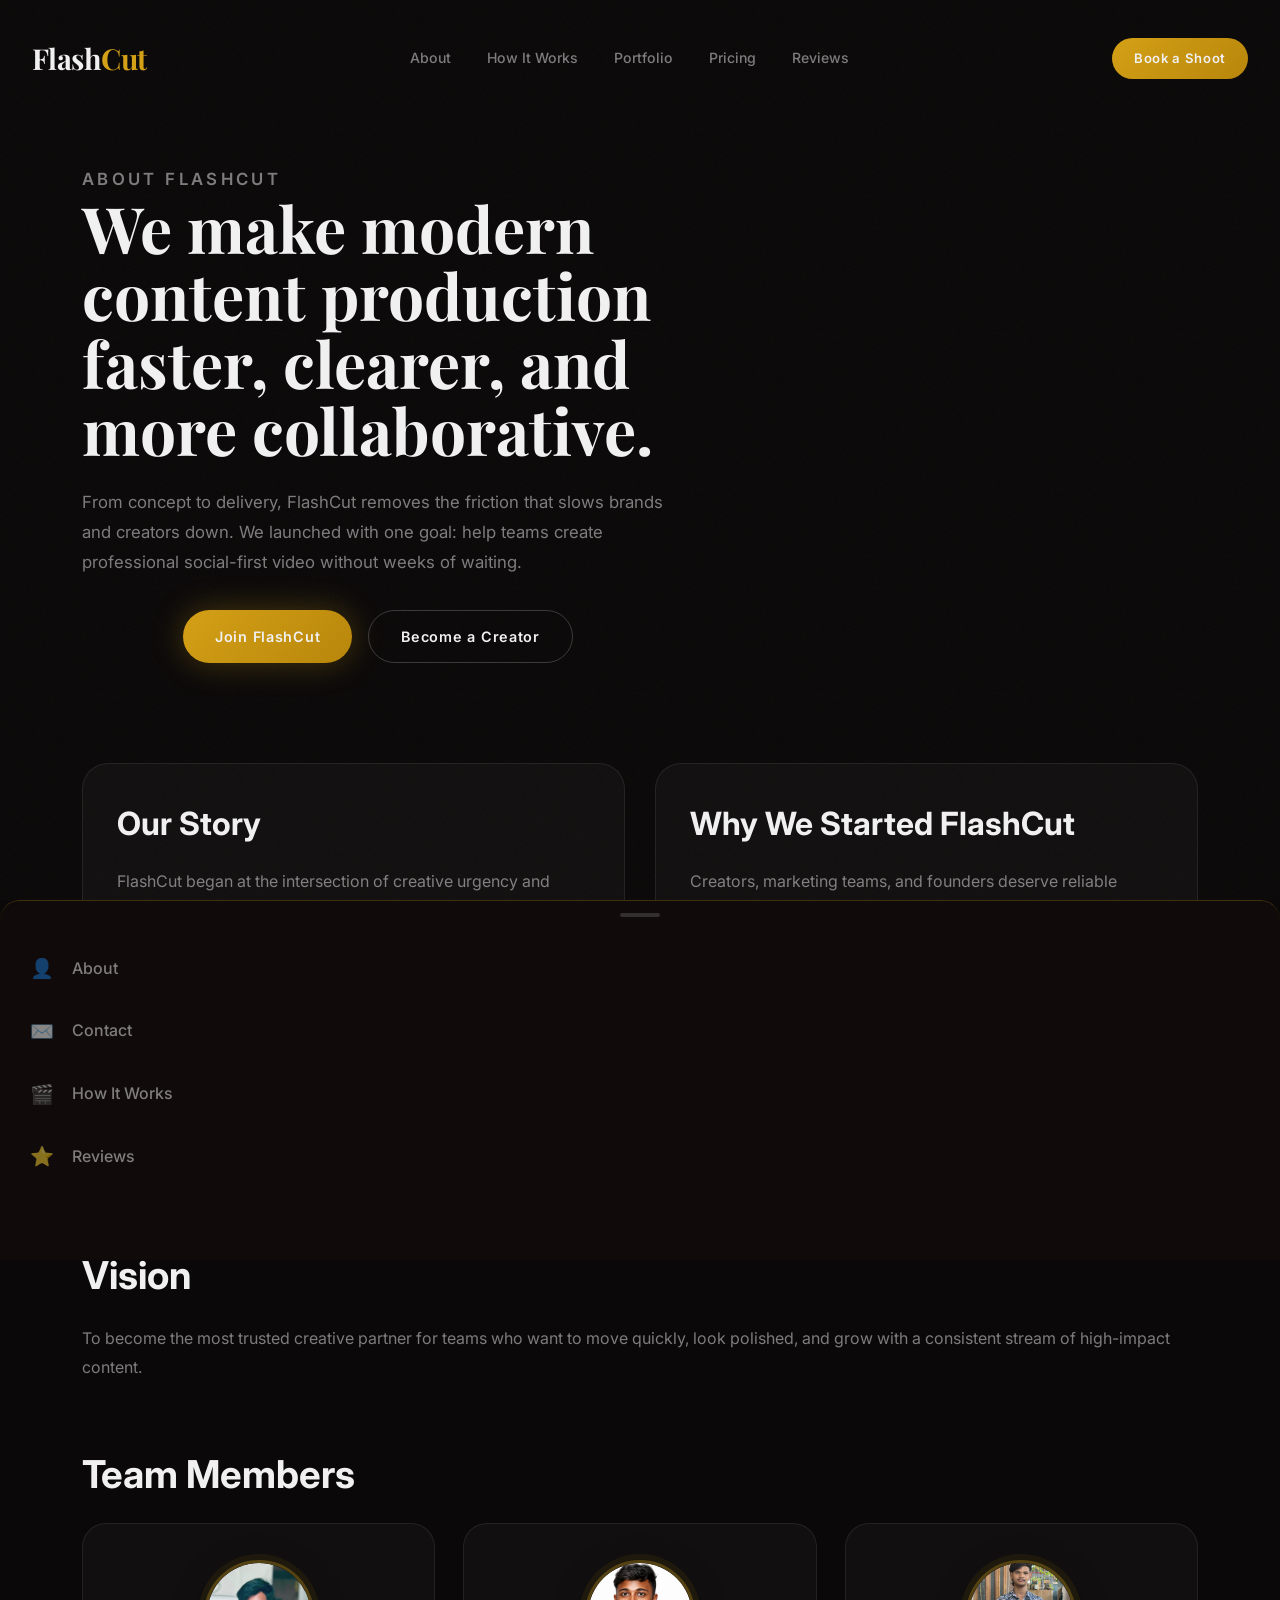
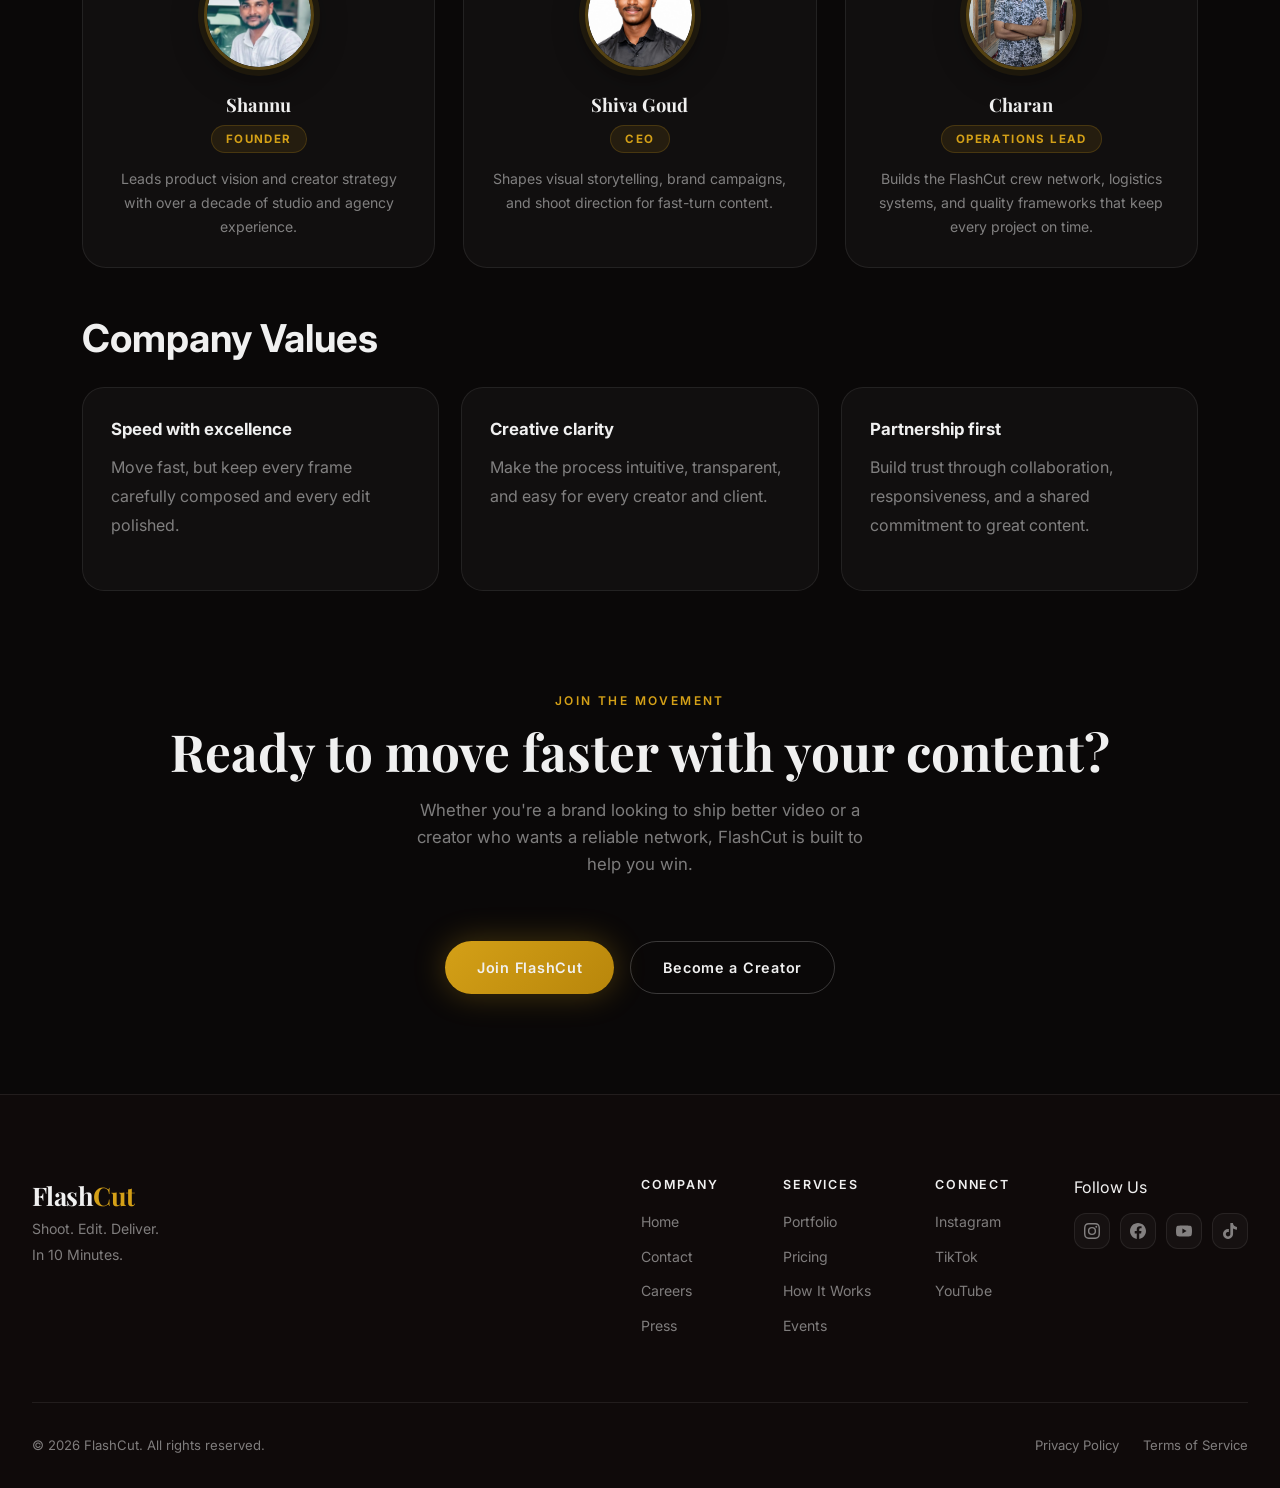
<file: about.html>
<!DOCTYPE html>
<html lang="en">
<head>
  <meta charset="UTF-8" />
  <meta name="viewport" content="width=device-width, initial-scale=1.0" />
  <title>About FlashCut — Story, Mission & Team</title>
  <link rel="icon" href="data:image/svg+xml,<svg xmlns='http://www.w3.org/2000/svg' viewBox='0 0 64 64'><text y='52' font-size='52'>⚡</text></svg>" />
  <meta name="description" content="Learn about FlashCut — our story, mission, creator network and the team behind the fastest content production studio." />
  <link rel="preconnect" href="https://fonts.googleapis.com" />
  <link rel="preconnect" href="https://fonts.gstatic.com" crossorigin />
  <link href="https://fonts.googleapis.com/css2?family=Inter:wght@300;400;500;600;700&family=Playfair+Display:wght@400;700&display=swap" rel="stylesheet" />
  <link rel="stylesheet" href="styles.css" />
  <style>
    body.about-page { background: var(--bg); }
    .about-hero {
      padding: 140px 32px 60px;
      max-width: 1180px;
      margin: 0 auto;
      display: grid;
      grid-template-columns: 1.1fr 0.9fr;
      gap: 40px;
      align-items: center;
    }
    .about-hero h1 {
      font-family: var(--font-display);
      font-size: clamp(2.8rem, 5vw, 4.4rem);
      line-height: 1.05;
      margin: 0;
      color: var(--text);
    }
    .about-hero p {
      max-width: 610px;
      margin: 24px 0 0;
      color: var(--text-muted);
      font-size: 1.05rem;
      line-height: 1.8;
    }
    .hero-ctas { display: flex; flex-wrap: wrap; gap: 16px; margin-top: 32px; }
    .about-stats { display: grid; grid-template-columns: repeat(3, minmax(0, 1fr)); gap: 18px; margin-top: 40px; }
    .about-stat { background: rgba(255,255,255,0.03); border: 1px solid rgba(255,255,255,0.08); border-radius: 20px; padding: 32px 24px; text-align: center; }
    .about-stat span { display: block; font-size: 2.25rem; font-weight: 700; color: var(--text); margin-bottom: 10px; }
    .about-stat p { color: var(--text-muted); font-size: 0.95rem; }
    .about-grid { max-width: 1180px; margin: 0 auto; padding: 40px 32px; display: grid; grid-template-columns: 1fr 1fr; gap: 30px; }
    .about-card { background: rgba(255,255,255,0.03); border: 1px solid rgba(255,255,255,0.08); border-radius: 26px; padding: 34px; }
    .about-card h2 { margin-bottom: 18px; font-size: clamp(1.6rem, 2.5vw, 2.2rem); }
    .about-card p { color: var(--text-muted); line-height: 1.8; }
    .content-block { max-width: 1180px; margin: 0 auto; padding: 0 32px 40px; }
    .content-block h2 { font-size: clamp(2rem, 3vw, 2.8rem); margin-bottom: 18px; }
    .content-block p { margin-bottom: 22px; color: var(--text-muted); line-height: 1.8; }
    .values-grid { display: grid; grid-template-columns: repeat(3, minmax(0, 1fr)); gap: 22px; }
    .value-card, .network-card { background: rgba(255,255,255,0.03); border: 1px solid rgba(255,255,255,0.08); border-radius: 22px; padding: 28px; }
    .value-card h3, .network-card h3 { margin-bottom: 10px; font-size: 1.05rem; }
    .network-card span { display: inline-block; margin-top: 12px; color: var(--text-muted); font-size: 0.9rem; }
    .network-pill { display: inline-flex; align-items: center; justify-content: center; padding: 12px 16px; border-radius: 999px; background: rgba(255,255,255,0.04); color: var(--text); font-size: 0.9rem; margin: 0 10px 10px 0; }
    .team-members { display: grid; grid-template-columns: repeat(3, minmax(0, 1fr)); gap: 28px; }
    .team-card {
      background: rgba(255,255,255,0.03);
      border: 1px solid rgba(255,255,255,0.08);
      border-radius: 24px;
      padding: 36px 24px 28px;
      text-align: center;
      transition: transform 0.3s ease, box-shadow 0.3s ease, border-color 0.3s ease;
    }
    .team-card:hover {
      transform: translateY(-6px);
      box-shadow: 0 20px 56px rgba(212,160,23,0.12);
      border-color: rgba(212,160,23,0.25);
    }
    /* Photo circle */
    .team-avatar {
      width: 110px;
      height: 110px;
      border-radius: 50%;
      margin: 0 auto 20px;
      position: relative;
      display: flex;
      align-items: center;
      justify-content: center;
      overflow: hidden;
      border: 3px solid rgba(212,160,23,0.35);
      box-shadow: 0 0 0 6px rgba(212,160,23,0.08), 0 8px 32px rgba(0,0,0,0.4);
    }
    .team-avatar img {
      width: 100%;
      height: 100%;
      object-fit: cover;
      border-radius: 50%;
    }
    /* Fallback initials when no photo */
    .team-avatar-initials {
      width: 100%;
      height: 100%;
      display: flex;
      align-items: center;
      justify-content: center;
      font-family: var(--font-display);
      font-size: 2rem;
      font-weight: 700;
      color: #fff;
      border-radius: 50%;
    }
    .team-card h3 {
      font-family: var(--font-display);
      font-size: 1.15rem;
      font-weight: 700;
      color: var(--text);
      margin-bottom: 5px;
    }
    .team-role {
      display: inline-block;
      font-size: 0.72rem;
      font-weight: 700;
      letter-spacing: 0.12em;
      text-transform: uppercase;
      color: var(--accent);
      margin-bottom: 14px;
      padding: 4px 14px;
      background: rgba(212,160,23,0.1);
      border: 1px solid rgba(212,160,23,0.2);
      border-radius: 50px;
    }
    .team-card p {
      color: var(--text-muted);
      font-size: 0.88rem;
      line-height: 1.7;
      margin: 0;
    }
    /* Social links on card */
    .team-socials {
      display: flex;
      justify-content: center;
      gap: 10px;
      margin-top: 18px;
    }
    .team-social-btn {
      width: 34px;
      height: 34px;
      border-radius: 10px;
      background: rgba(255,255,255,0.05);
      border: 1px solid rgba(255,255,255,0.08);
      display: flex;
      align-items: center;
      justify-content: center;
      text-decoration: none;
      transition: background 0.2s, border-color 0.2s, transform 0.2s;
    }
    .team-social-btn:hover {
      background: rgba(212,160,23,0.15);
      border-color: rgba(212,160,23,0.4);
      transform: translateY(-2px);
    }
    .team-social-btn svg {
      width: 15px;
      height: 15px;
      fill: rgba(240,240,240,0.6);
    }
    .team-social-btn:hover svg { fill: var(--accent); }
    .stat-highlight { display: grid; grid-template-columns: repeat(3, minmax(0, 1fr)); gap: 18px; margin: 40px 0; }
    .stat-highlight div { padding: 28px 22px; border-radius: 20px; background: rgba(255,255,255,0.03); border: 1px solid rgba(255,255,255,0.08); text-align: center; }
    .stat-highlight span { display: block; font-size: 2rem; font-weight: 700; color: var(--accent); margin-bottom: 10px; }
    .stat-highlight p { color: var(--text-muted); font-size: 0.95rem; }
    .about-cta { padding: 60px 32px 100px; }
    .about-cta .cta-buttons { display: flex; flex-wrap: wrap; gap: 18px; margin-top: 24px; }
    @media (max-width: 900px) {
      .about-hero { grid-template-columns: 1fr; padding: 100px 24px 40px; }
      .about-stats, .about-grid, .values-grid, .stat-highlight { grid-template-columns: 1fr; }
      .team-members { grid-template-columns: repeat(2, 1fr); }
    }
    @media (max-width: 560px) {
      .team-members { grid-template-columns: 1fr; }
    }
  </style>
</head>
<body class="about-page">
  <nav class="nav-desktop" id="navbar"></nav>
  <main>
    <section class="about-hero">
      <div>
        <p class="eyebrow">About FlashCut</p>
        <h1>We make modern content production faster, clearer, and more collaborative.</h1>
        <p>From concept to delivery, FlashCut removes the friction that slows brands and creators down. We launched with one goal: help teams create professional social-first video without weeks of waiting.</p>
        <div class="hero-ctas">
          <a href="booking.html" class="btn-primary">Join FlashCut</a>
          <a href="contact.html" class="btn-ghost">Become a Creator</a>
        </div>
      </div>
    </section>

    <section class="about-grid">
      <div class="about-card">
        <h2>Our Story</h2>
        <p>FlashCut began at the intersection of creative urgency and technical excellence. Our founders saw too many shoots delayed by logistics, edits stretched out over days, and momentum lost before campaigns launched. We built a new model around speed, clarity, and professional results that keep pace with social culture.</p>
      </div>
      <div class="about-card">
        <h2>Why We Started FlashCut</h2>
        <p>Creators, marketing teams, and founders deserve reliable content production that doesn’t require endless back-and-forth. We started FlashCut to streamline shoot planning, simplify creative collaboration, and deliver finished content fast — without sacrificing quality or creative control.</p>
      </div>
    </section>

    <section class="content-block">
      <h2>Mission</h2>
      <p>To empower every creator, brand, and storyteller with fast, premium video production that adapts to today’s speed-driven content economy.</p>
      <h2>Vision</h2>
      <p>To become the most trusted creative partner for teams who want to move quickly, look polished, and grow with a consistent stream of high-impact content.</p>
    </section>
    <section class="content-block">
      <h2>Team Members</h2>
      <div class="team-members">

        <!-- Shannu -->
        <div class="team-card">
          <div class="team-avatar">
            <img src="shannu.png" alt="Shannu" />
          </div>
          <h3>Shannu</h3>
          <span class="team-role">Founder</span>
          <p>Leads product vision and creator strategy with over a decade of studio and agency experience.</p>
        </div>

        <!-- Shiva Goud -->
        <div class="team-card">
          <div class="team-avatar">
            <img src="shiva.jpeg" alt="Shiva Goud" />
          </div>
          <h3>Shiva Goud</h3>
          <span class="team-role">CEO</span>
          <p>Shapes visual storytelling, brand campaigns, and shoot direction for fast-turn content.</p>
        </div>

        <!-- Charan -->
        <div class="team-card">
          <div class="team-avatar">
            <img src="charan2 flash.jpeg" alt="Charan" />
          </div>
          <h3>Charan</h3>
          <span class="team-role">Operations Lead</span>
          <p>Builds the FlashCut crew network, logistics systems, and quality frameworks that keep every project on time.</p>
        </div>

      </div>
    </section>

    <section class="content-block">
      <h2>Company Values</h2>
      <div class="values-grid">
        <div class="value-card">
          <h3>Speed with excellence</h3>
          <p>Move fast, but keep every frame carefully composed and every edit polished.</p>
        </div>
        <div class="value-card">
          <h3>Creative clarity</h3>
          <p>Make the process intuitive, transparent, and easy for every creator and client.</p>
        </div>
        <div class="value-card">
          <h3>Partnership first</h3>
          <p>Build trust through collaboration, responsiveness, and a shared commitment to great content.</p>
        </div>
      </div>
    </section>

    <section class="about-cta">
      <div class="section-header">
        <p class="eyebrow">Join the Movement</p>
        <h2>Ready to move faster with your content?</h2>
        <p class="section-sub">Whether you're a brand looking to ship better video or a creator who wants a reliable network, FlashCut is built to help you win.</p>
      </div>
      <div class="hero-ctas">
        <a href="booking.html" class="btn-primary">Join FlashCut</a>
        <a href="contact.html" class="btn-ghost">Become a Creator</a>
      </div>
    </section>
  </main>

  <footer class="footer">
    <div class="footer-inner">
      <div class="footer-brand">
        <a href="index.html" class="logo">Flash<span>Cut</span></a>
        <p>Shoot. Edit. Deliver.<br />In 10 Minutes.</p>
      </div>
      <div class="footer-links">
        <div class="footer-col">
          <h5>Company</h5>
          <a href="index.html">Home</a>
          <a href="contact.html">Contact</a>
          <a href="#">Careers</a>
          <a href="#">Press</a>
        </div>
        <div class="footer-col">
          <h5>Services</h5>          <a href="portfolio.html">Portfolio</a>          <a href="pricing.html">Pricing</a>
          <a href="how-it-works.html">How It Works</a>
          <a href="#">Events</a>
        </div>
        <div class="footer-col">
          <h5>Connect</h5>
          <a href="#">Instagram</a>
          <a href="#">TikTok</a>
          <a href="#">YouTube</a>
        </div>
        <div class="footer-col">
          <div class="social-label">Follow Us</div>
          <div class="social-row">
            <a href="https://www.instagram.com/_flash.cut.studio_?igsh=bDd1OG16b3BtMDg1" class="social-btn instagram" target="_blank" rel="noopener" aria-label="Instagram">
              <svg viewBox="0 0 24 24"><path d="M12 2.163c3.204 0 3.584.012 4.85.07 3.252.148 4.771 1.691 4.919 4.919.058 1.265.069 1.645.069 4.849 0 3.205-.012 3.584-.069 4.849-.149 3.225-1.664 4.771-4.919 4.919-1.266.058-1.644.07-4.85.07-3.204 0-3.584-.012-4.849-.07-3.26-.149-4.771-1.699-4.919-4.92-.058-1.265-.07-1.644-.07-4.849 0-3.204.013-3.583.07-4.849.149-3.227 1.664-4.771 4.919-4.919 1.266-.057 1.645-.069 4.849-.069zM12 0C8.741 0 8.333.014 7.053.072 2.695.272.273 2.69.073 7.052.014 8.333 0 8.741 0 12c0 3.259.014 3.668.072 4.948.2 4.358 2.618 6.78 6.98 6.98C8.333 23.986 8.741 24 12 24c3.259 0 3.668-.014 4.948-.072 4.354-.2 6.782-2.618 6.979-6.98.059-1.28.073-1.689.073-4.948 0-3.259-.014-3.667-.072-4.947-.196-4.354-2.617-6.78-6.979-6.98C15.668.014 15.259 0 12 0zm0 5.838a6.162 6.162 0 100 12.324 6.162 6.162 0 000-12.324zM12 16a4 4 0 110-8 4 4 0 010 8zm6.406-11.845a1.44 1.44 0 100 2.881 1.44 1.44 0 000-2.881z"/></svg>
            </a>
            <a href="#" class="social-btn facebook" aria-label="Facebook">
              <svg viewBox="0 0 24 24"><path d="M24 12.073C24 5.404 18.627 0 12 0S0 5.404 0 12.073C0 18.1 4.388 23.094 10.125 24v-8.437H7.078v-3.49h3.047V9.41c0-3.025 1.792-4.697 4.533-4.697 1.312 0 2.686.236 2.686.236v2.971h-1.513c-1.491 0-1.956.931-1.956 1.886v2.267h3.328l-.532 3.49h-2.796V24C19.612 23.094 24 18.1 24 12.073z"/></svg>
            </a>
            <a href="#" class="social-btn youtube" aria-label="YouTube">
              <svg viewBox="0 0 24 24"><path d="M23.495 6.205a3.007 3.007 0 00-2.088-2.088c-1.87-.501-9.396-.501-9.396-.501s-7.507-.01-9.396.501A3.007 3.007 0 00.527 6.205a31.247 31.247 0 00-.522 5.805 31.247 31.247 0 00.522 5.783 3.007 3.007 0 002.088 2.088c1.868.502 9.396.502 9.396.502s7.506 0 9.396-.502a3.007 3.007 0 002.088-2.088 31.247 31.247 0 00.5-5.783 31.247 31.247 0 00-.5-5.805zM9.609 15.601V8.408l6.264 3.602z"/></svg>
            </a>
            <a href="#" class="social-btn tiktok" aria-label="TikTok">
              <svg viewBox="0 0 24 24"><path d="M12.525.02c1.31-.02 2.61-.01 3.91-.02.08 1.53.63 3.09 1.75 4.17 1.12 1.11 2.7 1.62 4.24 1.79v4.03c-1.44-.05-2.89-.35-4.2-.97-.57-.26-1.1-.59-1.62-.93-.01 2.92.01 5.84-.02 8.75-.08 1.4-.54 2.79-1.35 3.94-1.31 1.92-3.58 3.17-5.91 3.21-1.43.08-2.86-.31-4.08-1.03-2.02-1.19-3.44-3.37-3.65-5.71-.02-.5-.03-1-.01-1.49.18-1.9 1.12-3.72 2.58-4.96 1.66-1.44 3.98-2.13 6.15-1.72.02 1.48-.04 2.96-.04 4.44-.99-.32-2.15-.23-3.02.37-.63.41-1.11 1.04-1.36 1.75-.21.51-.15 1.07-.14 1.61.24 1.64 1.82 3.02 3.5 2.87 1.12-.01 2.19-.66 2.77-1.61.19-.33.4-.67.41-1.06.1-1.79.06-3.57.07-5.36.01-4.03-.01-8.05.02-12.07z"/></svg>
            </a>
          </div>
        </div>
      </div>
    </div>
    <div class="footer-bottom">
      <p>&copy; 2026 FlashCut. All rights reserved.</p>
      <div class="footer-legal">
        <a href="#">Privacy Policy</a>
        <a href="#">Terms of Service</a>
      </div>
    </div>
  </footer>

  <nav class="nav-mobile"></nav>
  <script src="nav.js"></script>
</body>
</html>
</file>
<file: styles.css>
/* ─────────────────────────────────────────
   RESET & BASE
───────────────────────────────────────── */
*, *::before, *::after { box-sizing: border-box; margin: 0; padding: 0; }

:root {
  --bg: #0a0808;
  --bg2: #0f0a0a;
  --surface: rgba(255,255,255,0.04);
  --border: rgba(255,255,255,0.08);
  --accent: #d4a017;
  --accent2: #b8860b;
  --text: #f0f0f0;
  --text-muted: rgba(240,240,240,0.5);
  --radius: 16px;
  --radius-lg: 24px;
  --transition: 0.3s cubic-bezier(0.4, 0, 0.2, 1);
  --font-body: 'Inter', sans-serif;
  --font-display: 'Playfair Display', serif;
  --nav-h: 116px;
  --mobile-nav-h: 64px;
}

html { scroll-behavior: smooth; }

body {
  background: var(--bg);
  color: var(--text);
  font-family: var(--font-body);
  line-height: 1.6;
  overflow-x: hidden;
}

/* Global bg atmosphere — canvas handles this now */
body::before { display: none; }

#bg-canvas {
  position: fixed;
  inset: 0;
  width: 100%;
  height: 100%;
  z-index: 0;
  pointer-events: none;
}

/* Noise grain overlay */
body::after {
  content: '';
  position: fixed;
  inset: 0;
  z-index: 0;
  pointer-events: none;
  opacity: 0.035;
  background-image: url("data:image/svg+xml,%3Csvg viewBox='0 0 256 256' xmlns='http://www.w3.org/2000/svg'%3E%3Cfilter id='noise'%3E%3CfeTurbulence type='fractalNoise' baseFrequency='0.9' numOctaves='4' stitchTiles='stitch'/%3E%3C/filter%3E%3Crect width='100%25' height='100%25' filter='url(%23noise)'/%3E%3C/svg%3E");
  background-size: 180px 180px;
}

/* All sections sit above the bg layers */
nav, section, footer { position: relative; z-index: 1; }

/* Scrollbar */
::-webkit-scrollbar { width: 6px; }
::-webkit-scrollbar-track { background: var(--bg); }
::-webkit-scrollbar-thumb { background: rgba(212,160,23,0.4); border-radius: 3px; }
::-webkit-scrollbar-thumb:hover { background: rgba(212,160,23,0.7); }

/* ─────────────────────────────────────────
   GLASS UTILITY
───────────────────────────────────────── */
.glass {
  background: rgba(212,160,23,0.04);
  backdrop-filter: blur(20px) saturate(160%);
  -webkit-backdrop-filter: blur(20px) saturate(160%);
  border: 1px solid rgba(212,160,23,0.12);
}

/* ─────────────────────────────────────────
   TYPOGRAPHY UTILITIES
───────────────────────────────────────── */
.eyebrow {
  font-size: 0.75rem;
  font-weight: 600;
  letter-spacing: 0.2em;
  text-transform: uppercase;
  color: var(--accent);
  margin-bottom: 12px;
}

.section-header {
  text-align: center;
  margin-bottom: 64px;
}

.section-header h2 {
  font-family: var(--font-display);
  font-size: clamp(2rem, 4vw, 3.5rem);
  font-weight: 700;
  line-height: 1.15;
  margin-bottom: 16px;
}

.section-sub {
  color: var(--text-muted);
  font-size: 1.05rem;
  max-width: 480px;
  margin: 0 auto;
}

/* ─────────────────────────────────────────
   BUTTONS
───────────────────────────────────────── */
.btn-primary, .btn-ghost, .btn-nav {
  display: inline-flex;
  align-items: center;
  justify-content: center;
  padding: 14px 32px;
  border-radius: 50px;
  font-size: 0.9rem;
  font-weight: 600;
  letter-spacing: 0.05em;
  cursor: pointer;
  transition: var(--transition);
  text-decoration: none;
  white-space: nowrap;
}

.cta-btn {
  display: inline-flex;
  align-items: center;
  gap: 10px;
  padding: 18px 48px;
  background: var(--accent);
  color: #fff;
  border-radius: 8px;
  font-size: 1rem;
  font-weight: 700;
  text-decoration: none;
  text-transform: uppercase;
  letter-spacing: 0.8px;
  box-shadow: 0 6px 32px rgba(212,160,23,0.3);
  transition: all .2s;
}

.cta-btn:hover {
  background: var(--accent2);
  transform: translateY(-3px);
  box-shadow: 0 12px 48px rgba(212,160,23,0.45);
}

.c-cta-section {
  text-align: center;
  padding: 100px 20px;
  position: relative;
  overflow: hidden;
  z-index: 1;
}

.c-cta-section::before {
  content: '';
  position: absolute;
  bottom: -100px;
  left: 50%;
  transform: translateX(-50%);
  width: 700px;
  height: 500px;
  background: radial-gradient(circle, rgba(212,160,23,0.14) 0%, transparent 65%);
  pointer-events: none;
}

.c-cta-section h2 {
  font-family: var(--font-display);
  font-size: clamp(1.8rem, 4vw, 2.8rem);
  font-weight: 800;
  color: var(--text);
  letter-spacing: -0.5px;
}

.c-cta-section h2 span {
  color: var(--accent);
}

.c-cta-section p {
  color: var(--text-muted);
  margin: 14px 0 40px;
  font-size: 1.05rem;
}

.wa-float {
  position: fixed;
  bottom: calc(var(--mobile-nav-h) + 16px);
  right: 20px;
  width: 52px;
  height: 52px;
  background: #1a1a1a;
  border: 2px solid #25d366;
  border-radius: 50%;
  display: flex;
  align-items: center;
  justify-content: center;
  text-decoration: none;
  animation: wa-pulse 2.2s ease-out infinite, wa-bounce 3s ease-in-out infinite;
  z-index: 998;
  transition: background .2s;
}

.wa-float:hover {
  background: #25d366;
  animation: none;
  transform: scale(1.1);
}

.wa-float:hover svg {
  fill: #fff;
}

.wa-float svg {
  width: 26px;
  height: 26px;
  fill: #25d366;
  transition: fill .2s;
}

@keyframes wa-pulse {
  0% { box-shadow: 0 0 0 0 rgba(37,211,102,.55); }
  70% { box-shadow: 0 0 0 14px rgba(37,211,102,0); }
  100% { box-shadow: 0 0 0 0 rgba(37,211,102,0); }
}

@keyframes wa-bounce {
  0%,100% { transform: translateY(0); }
  30% { transform: translateY(-6px); }
  60% { transform: translateY(-3px); }
}

@media (min-width: 769px) {
  .wa-float { bottom: 28px; right: 28px; }
}

.btn-primary {
  background: linear-gradient(135deg, var(--accent), var(--accent2));
  color: #f0f0f0;
  box-shadow: 0 0 32px rgba(212,160,23,0.3);
}

.btn-primary:hover {
  transform: translateY(-2px);
  box-shadow: 0 0 48px rgba(212,160,23,0.5);
}

.btn-ghost {
  background: transparent;
  color: var(--text);
  border: 1px solid rgba(255,255,255,0.2);
}

.btn-ghost:hover {
  background: rgba(255,255,255,0.06);
  border-color: rgba(255,255,255,0.35);
  transform: translateY(-2px);
}

.btn-nav {
  padding: 10px 22px;
  background: linear-gradient(135deg, var(--accent), var(--accent2));
  color: #f0f0f0;
  font-size: 0.82rem;
}

.booking-modal {
  position: fixed;
  inset: 0;
  display: flex;
  align-items: center;
  justify-content: center;
  padding: 1.5rem;
  background: rgba(0,0,0,0.55);
  opacity: 0;
  pointer-events: none;
  transition: opacity var(--transition);
  z-index: 1500;
}

.booking-modal.open {
  opacity: 1;
  pointer-events: auto;
}

.booking-modal-backdrop {
  position: absolute;
  inset: 0;
  background: rgba(0,0,0,0.75);
  backdrop-filter: blur(5px);
}

.booking-modal-content {
  position: relative;
  width: min(100%, 760px);
  max-height: calc(100vh - 3rem);
  overflow-y: auto;
  padding: 2rem;
  border-radius: 28px;
  border: 1px solid rgba(255,255,255,0.08);
  box-shadow: 0 30px 90px rgba(0,0,0,0.45);
  background: rgba(10,8,8,0.95);
}

.booking-modal-close {
  position: absolute;
  top: 18px;
  right: 18px;
  width: 44px;
  height: 44px;
  border: none;
  border-radius: 50%;
  background: rgba(255,255,255,0.08);
  color: #fff;
  cursor: pointer;
  font-size: 1.4rem;
  line-height: 1;
  transition: var(--transition);
}

.booking-modal-close:hover {
  transform: translateY(-1px);
  background: rgba(255,255,255,0.15);
}

.booking-modal-header h2 {
  margin: 0.5rem 0 0.75rem;
  font-size: clamp(1.6rem, 2.2vw, 2.4rem);
  line-height: 1.08;
}

.booking-grid {
  display: grid;
  grid-template-columns: repeat(2, minmax(0, 1fr));
  gap: 1rem;
  margin-bottom: 1.25rem;
}

.form-group {
  display: flex;
  flex-direction: column;
}

.form-group-full {
  grid-column: span 2;
}

.form-label {
  display: block;
  margin-bottom: 0.6rem;
  font-size: 0.82rem;
  font-weight: 700;
  color: var(--text-muted);
  letter-spacing: 0.08em;
  text-transform: uppercase;
}

.form-input,
.form-select,
.form-textarea {
  width: 100%;
  min-height: 44px;
  padding: 14px 16px;
  border-radius: 16px;
  background: rgba(255,255,255,0.04);
  border: 1px solid rgba(255,255,255,0.08);
  color: var(--text);
  font-size: 0.95rem;
  transition: border-color var(--transition), box-shadow var(--transition);
}

.form-input:focus,
.form-select:focus,
.form-textarea:focus {
  outline: none;
  border-color: var(--accent);
  box-shadow: 0 0 0 4px rgba(212,160,23,0.14);
}

.form-textarea {
  min-height: 140px;
  resize: vertical;
}

.booking-note {
  margin-top: 1rem;
  color: var(--text-muted);
  font-size: 0.94rem;
}

.booking-success {
  margin-top: 1rem;
  padding: 1rem 1.2rem;
  border-radius: 18px;
  background: rgba(255,255,255,0.05);
  border: 1px solid rgba(212,160,23,0.2);
  color: #fff;
  text-align: center;
}

@media (max-width: 720px) {
  .booking-grid,
  .form-group-full {
    grid-column: auto;
  }
}

.btn-nav:hover { transform: translateY(-1px); }

.full { width: 100%; }

/* ─────────────────────────────────────────
   DESKTOP NAV
───────────────────────────────────────── */
.nav-desktop {
  position: fixed;
  top: 0;
  left: 0;
  right: 0;
  z-index: 1000;
  height: var(--nav-h);
  transition: var(--transition);
}

.nav-desktop.scrolled {
  background: rgba(10,8,8,0.85);
  backdrop-filter: blur(24px) saturate(180%);
  -webkit-backdrop-filter: blur(24px) saturate(180%);
  border-bottom: 1px solid var(--border);
}

.nav-inner {
  max-width: 1280px;
  margin: 0 auto;
  padding: 0 32px;
  height: 100%;
  display: flex;
  align-items: center;
  justify-content: space-between;
  gap: 32px;
}

.logo {
  font-family: var(--font-display);
  font-size: 1.8rem;
  font-weight: 700;
  color: var(--text);
  text-decoration: none;
  letter-spacing: -0.02em;
  transition: opacity 0.3s ease;
}

.logo:hover {
  opacity: 0.8;
}

.logo span { 
  color: var(--accent); 
}

@media (max-width: 768px) {
  .logo { 
    font-size: 1.5rem;
  }
}

.nav-links {
  display: flex;
  list-style: none;
  gap: 36px;
}

.nav-links a {
  color: var(--text-muted);
  text-decoration: none;
  font-size: 0.88rem;
  font-weight: 500;
  transition: color var(--transition);
}

.nav-links a:hover { color: var(--text); }

/* ─────────────────────────────────────────
   FLOATING STICKERS
───────────────────────────────────────── */
.stickers {
  position: absolute;
  inset: 0;
  z-index: 1;
  pointer-events: none;
}

.sticker {
  position: absolute;
  color: rgba(200, 0, 25, 0.45);
  filter: drop-shadow(0 0 8px rgba(200,0,25,0.3));
}

.sticker svg { display: block; }

/* Individual positions & sizes — left side */
.s1  { width: 52px; top: 18%;  left: 4%;   animation: float1 6s   ease-in-out infinite; }
.s2  { width: 44px; top: 42%;  left: 7%;   animation: float2 7s   ease-in-out infinite; }
.s3  { width: 38px; top: 65%;  left: 3%;   animation: float3 5.5s ease-in-out infinite; }
.s4  { width: 32px; top: 28%;  left: 11%;  animation: float1 8s   ease-in-out infinite reverse; }
.s9  { width: 36px; top: 8%;   left: 8%;   animation: float2 6s   ease-in-out infinite reverse; }
.s10 { width: 42px; top: 55%;  left: 13%;  animation: float3 7s   ease-in-out infinite; }
.s11 { width: 34px; top: 80%;  left: 6%;   animation: float1 9s   ease-in-out infinite; }

/* Right side */
.s5  { width: 48px; top: 20%;  right: 5%;  animation: float2 6.5s ease-in-out infinite; }
.s6  { width: 40px; top: 50%;  right: 3%;  animation: float3 7.5s ease-in-out infinite reverse; }
.s7  { width: 46px; top: 70%;  right: 7%;  animation: float1 5s   ease-in-out infinite; }
.s8  { width: 28px; top: 35%;  right: 12%; animation: float2 9s   ease-in-out infinite reverse; }
.s12 { width: 42px; top: 8%;   right: 8%;  animation: float3 6s   ease-in-out infinite; }
.s13 { width: 50px; top: 58%;  right: 13%; animation: float1 8s   ease-in-out infinite reverse; }
.s14 { width: 38px; top: 82%;  right: 5%;  animation: float2 7s   ease-in-out infinite; }
.s15 { width: 30px; top: 44%;  right: 17%; animation: float3 5s   ease-in-out infinite reverse; }
.s16 { width: 34px; top: 14%;  right: 18%; animation: float1 10s  ease-in-out infinite; }

/* Fill-in stickers */
.s17 { width: 50px; top: 5%;   left: 20%;  animation: float2 7s   ease-in-out infinite; }
.s18 { width: 32px; top: 74%;  left: 17%;  animation: float3 6s   ease-in-out infinite reverse; }
.s19 { width: 38px; top: 90%;  left: 10%;  animation: float1 8s   ease-in-out infinite; }
.s20 { width: 40px; top: 48%;  left: 19%;  animation: float2 5.5s ease-in-out infinite reverse; }
.s21 { width: 30px; top: 5%;   right: 22%; animation: float3 9s   ease-in-out infinite; }
.s22 { width: 44px; top: 90%;  right: 14%; animation: float1 6.5s ease-in-out infinite reverse; }
.s23 { width: 36px; top: 62%;  right: 20%; animation: float2 8s   ease-in-out infinite; }
.s24 { width: 30px; top: 32%;  left: 19%;  animation: float3 7.5s ease-in-out infinite; }
.s25 { width: 46px; top: 5%;   left: 46%;  transform: translateX(-50%); animation: float1 11s  ease-in-out infinite reverse; }
.s26 { width: 32px; top: 76%;  right: 20%; animation: float2 6s   ease-in-out infinite reverse; }

@keyframes float1 {
  0%, 100% { transform: translateY(0px)   rotate(-4deg); }
  50%       { transform: translateY(-18px) rotate(4deg);  }
}
@keyframes float2 {
  0%, 100% { transform: translateY(0px)   rotate(6deg);  }
  50%       { transform: translateY(-22px) rotate(-6deg); }
}
@keyframes float3 {
  0%, 100% { transform: translateY(0px)   rotate(0deg);  }
  33%       { transform: translateY(-14px) rotate(5deg);  }
  66%       { transform: translateY(-8px)  rotate(-4deg); }
}

/* Hide stickers on small screens so they don't crowd */
@media (max-width: 768px) {
  .s1, .s2, .s4, .s7, .s8, .s9, .s10, .s11, .s12, .s13, .s15, .s16,
  .s17, .s18, .s19, .s20, .s21, .s22, .s23, .s24, .s25, .s26 { display: none; }
  .s3 { left: 1%; width: 30px; }
  .s5 { right: 1%; width: 32px; }
  .s6 { right: 2%; width: 28px; }
  .s14 { right: 3%; width: 26px; }
}

/* ─────────────────────────────────────────
   HERO
───────────────────────────────────────── */
.hero {
  position: relative;
  height: 100vh;
  min-height: 700px;
  display: flex;
  align-items: center;
  justify-content: center;
  overflow: hidden;
  background: var(--bg);
}

.hero::before {
  content: '';
  position: absolute;
  inset: 0;
  background:
    radial-gradient(ellipse 50% 40% at 50% 50%, rgba(212,160,23,0.08) 0%, transparent 65%);
  pointer-events: none;
  animation: heroGlow 6s ease-in-out infinite alternate;
}

@keyframes heroGlow {
  from { opacity: 0.7; }
  to   { opacity: 1; }
}

.hero-content {
  position: relative;
  z-index: 2;
  text-align: center;
  padding: 0 24px;
  max-width: 800px;
  animation: fadeUp 1s ease both;
}

.hero-eyebrow {
  font-size: 0.72rem;
  font-weight: 600;
  letter-spacing: 0.25em;
  text-transform: uppercase;
  color: var(--accent);
  margin-bottom: 24px;
}

.hero-title {
  font-family: var(--font-display);
  font-size: clamp(3.5rem, 8vw, 7rem);
  font-weight: 700;
  line-height: 1.05;
  margin-bottom: 8px;
  min-height: 2.2em;
}

.hero-title .cursor {
  display: inline-block;
  color: var(--accent);
  animation: blink 0.75s step-end infinite;
  font-weight: 300;
  margin-left: 2px;
}

@keyframes blink {
  0%, 100% { opacity: 1; }
  50%       { opacity: 0; }
}

.hero-title span { color: var(--accent); }

.hero-tagline {
  font-family: var(--font-display);
  font-size: clamp(1.6rem, 3.5vw, 2.8rem);
  font-weight: 400;
  color: var(--text-muted);
  margin-bottom: 24px;
  font-style: italic;
}

.hero-sub {
  color: var(--text-muted);
  font-size: 1.05rem;
  max-width: 520px;
  margin: 0 auto 40px;
}

.hero-ctas {
  display: flex;
  gap: 16px;
  justify-content: center;
  flex-wrap: wrap;
}

.hero-scroll-hint {
  position: absolute;
  bottom: 40px;
  left: 50%;
  transform: translateX(-50%);
  z-index: 2;
}

.hero-scroll-hint span {
  display: block;
  width: 2px;
  height: 48px;
  background: linear-gradient(to bottom, var(--accent), transparent);
  margin: 0 auto;
  animation: scrollPulse 2s ease infinite;
}

/* ─────────────────────────────────────────
   STATS
───────────────────────────────────────── */
.stats {
  padding: 80px 32px;
  max-width: 1280px;
  margin: 0 auto;
}

.stats-grid {
  display: grid;
  grid-template-columns: repeat(3, 1fr);
  gap: 24px;
}

.stat-card {
  border-radius: var(--radius-lg);
  padding: 48px 32px;
  text-align: center;
  transition: transform var(--transition);
}

.stat-card:hover { transform: translateY(-6px); }

.stat-number {
  font-family: var(--font-display);
  font-size: clamp(2.5rem, 5vw, 4rem);
  font-weight: 700;
  color: #ffffff;
  line-height: 1;
}

.stat-suffix {
  font-family: var(--font-display);
  font-size: clamp(1.5rem, 3vw, 2.5rem);
  font-weight: 700;
  color: #ffffff;
}

.stat-label {
  margin-top: 12px;
  color: #ffffff;
  font-size: 0.9rem;
  font-weight: 500;
  letter-spacing: 0.05em;
}

/* ─────────────────────────────────────────
   HOW IT WORKS
───────────────────────────────────────── */
.how-it-works {
  padding: 120px 32px;
  max-width: 1280px;
  margin: 0 auto;
}

.steps {
  display: flex;
  align-items: stretch;
  gap: 0;
}

.step {
  flex: 1;
  border-radius: var(--radius-lg);
  padding: 48px 32px;
  text-align: center;
  position: relative;
  transition: transform var(--transition), box-shadow var(--transition);
}

.step:hover {
  transform: translateY(-8px);
  box-shadow: 0 24px 64px rgba(212,160,23,0.12);
}

.step-num {
  font-size: 0.7rem;
  font-weight: 700;
  letter-spacing: 0.2em;
  color: var(--accent);
  margin-bottom: 16px;
}

.step-icon {
  font-size: 2.5rem;
  margin-bottom: 20px;
}

.step h3 {
  font-family: var(--font-display);
  font-size: 1.6rem;
  margin-bottom: 12px;
}

.step p {
  color: var(--text-muted);
  font-size: 0.9rem;
  line-height: 1.7;
}

.step-connector {
  width: 40px;
  flex-shrink: 0;
  display: flex;
  align-items: center;
  justify-content: center;
  position: relative;
}

.step-connector::after {
  content: '';
  display: block;
  width: 24px;
  height: 2px;
  background: linear-gradient(90deg, var(--accent), transparent);
}

/* ─────────────────────────────────────────
   PORTFOLIO
───────────────────────────────────────── */
.portfolio {
  padding: 120px 32px;
  max-width: 1280px;
  margin: 0 auto;
}

.portfolio-grid {
  display: grid;
  grid-template-columns: repeat(3, 1fr);
  grid-template-rows: auto auto;
  gap: 16px;
}

.portfolio-item.large {
  grid-column: span 2;
  grid-row: span 2;
}

.portfolio-thumb {
  width: 100%;
  height: 100%;
  min-height: 220px;
  border-radius: var(--radius-lg);
  position: relative;
  overflow: hidden;
  cursor: pointer;
}

.portfolio-item.large .portfolio-thumb { min-height: 460px; }

.portfolio-thumb::before {
  content: '';
  position: absolute;
  inset: 0;
  background: rgba(0,0,0,0.3);
  transition: var(--transition);
  z-index: 1;
}

.portfolio-thumb:hover::before { background: rgba(0,0,0,0.1); }

.portfolio-thumb:hover .portfolio-overlay { opacity: 1; transform: translateY(0); }

.portfolio-overlay {
  position: absolute;
  bottom: 0;
  left: 0;
  right: 0;
  padding: 24px;
  border-radius: 0 0 var(--radius-lg) var(--radius-lg);
  z-index: 2;
  opacity: 0;
  transform: translateY(12px);
  transition: var(--transition);
}

.portfolio-tag {
  display: inline-block;
  font-size: 0.7rem;
  font-weight: 600;
  letter-spacing: 0.15em;
  text-transform: uppercase;
  color: var(--accent);
  margin-bottom: 6px;
}

.portfolio-overlay h4 {
  font-family: var(--font-display);
  font-size: 1.1rem;
}

/* ─────────────────────────────────────────
   PRICING
───────────────────────────────────────── */
.pricing {
  padding: 120px 32px;
  background: linear-gradient(180deg, transparent, rgba(212,160,23,0.03), transparent);
}

.pricing-grid {
  max-width: 1100px;
  margin: 0 auto;
  display: grid;
  grid-template-columns: repeat(3, 1fr);
  gap: 24px;
  align-items: start;
}

.pricing-card {
  border-radius: var(--radius-lg);
  padding: 48px 36px;
  position: relative;
  transition: transform var(--transition), box-shadow var(--transition);
}

.pricing-card:hover { transform: translateY(-8px); }

.pricing-card.featured {
  border-color: rgba(212,160,23,0.35);
  background: rgba(212,160,23,0.06);
  box-shadow: 0 0 64px rgba(212,160,23,0.12);
  transform: scale(1.04);
}

.pricing-card.featured:hover { transform: scale(1.04) translateY(-8px); }

.plan-badge {
  position: absolute;
  top: -14px;
  left: 50%;
  transform: translateX(-50%);
  background: linear-gradient(135deg, var(--accent), var(--accent2));
  color: #f0f0f0;
  font-size: 0.72rem;
  font-weight: 700;
  letter-spacing: 0.1em;
  text-transform: uppercase;
  padding: 6px 20px;
  border-radius: 50px;
  white-space: nowrap;
}

.plan-name {
  font-size: 0.8rem;
  font-weight: 600;
  letter-spacing: 0.15em;
  text-transform: uppercase;
  color: var(--text-muted);
  margin-bottom: 16px;
}

.plan-price {
  font-family: var(--font-display);
  font-size: 3.5rem;
  font-weight: 700;
  line-height: 1;
  margin-bottom: 4px;
  color: var(--text);
}

.currency {
  font-size: 1.5rem;
  vertical-align: top;
  margin-top: 10px;
  display: inline-block;
  color: var(--accent);
}

.plan-cycle {
  font-size: 0.82rem;
  color: var(--text-muted);
  margin-bottom: 32px;
}

.plan-features {
  list-style: none;
  margin-bottom: 36px;
}

.plan-features li {
  padding: 10px 0;
  font-size: 0.9rem;
  color: var(--text-muted);
  border-bottom: 1px solid var(--border);
  display: flex;
  align-items: center;
  gap: 10px;
}

.plan-features li::before {
  content: '✓';
  color: var(--accent);
  font-weight: 700;
  flex-shrink: 0;
}

/* ─────────────────────────────────────────
   TESTIMONIALS
───────────────────────────────────────── */
.testimonials {
  padding: 120px 32px;
  max-width: 1280px;
  margin: 0 auto;
}

.testimonial-track {
  display: grid;
  grid-template-columns: repeat(3, 1fr);
  gap: 24px;
}

.testimonial-card {
  border-radius: var(--radius-lg);
  padding: 40px;
  transition: transform var(--transition);
}

.testimonial-card:hover { transform: translateY(-6px); }

.stars {
  color: var(--accent);
  font-size: 1rem;
  letter-spacing: 2px;
  margin-bottom: 20px;
}

.testimonial-card p {
  font-size: 0.95rem;
  line-height: 1.8;
  color: var(--text-muted);
  margin-bottom: 28px;
  font-style: italic;
}

.testimonial-author {
  display: flex;
  align-items: center;
  gap: 14px;
}

.avatar {
  width: 44px;
  height: 44px;
  border-radius: 50%;
  display: flex;
  align-items: center;
  justify-content: center;
  font-size: 0.78rem;
  font-weight: 700;
  color: #fff;
  flex-shrink: 0;
}

.testimonial-author strong {
  display: block;
  font-size: 0.9rem;
  margin-bottom: 2px;
}

.testimonial-author span {
  font-size: 0.78rem;
  color: var(--text-muted);
}

/* ─────────────────────────────────────────
   CTA BANNER
───────────────────────────────────────── */
.cta-banner {
  padding: 80px 32px;
  max-width: 1280px;
  margin: 0 auto;
}

.cta-banner-inner {
  border-radius: var(--radius-lg);
  padding: 96px 64px;
  text-align: center;
  background: linear-gradient(135deg, rgba(212,160,23,0.08), rgba(212,160,23,0.02)) !important;
  border-color: rgba(212,160,23,0.2) !important;
  position: relative;
  overflow: hidden;
}

.cta-banner-inner::before {
  content: '';
  position: absolute;
  top: -50%;
  left: 50%;
  transform: translateX(-50%);
  width: 600px;
  height: 600px;
  background: radial-gradient(ellipse, rgba(212,160,23,0.08) 0%, transparent 70%);
  pointer-events: none;
}

.cta-banner-inner h2 {
  font-family: var(--font-display);
  font-size: clamp(2rem, 4vw, 3.5rem);
  font-weight: 700;
  line-height: 1.2;
  margin-bottom: 20px;
}

.cta-banner-inner h2 span { color: var(--accent); }

.cta-banner-inner p {
  color: var(--text-muted);
  font-size: 1.05rem;
  margin-bottom: 40px;
}

/* ─────────────────────────────────────────
   FOOTER
───────────────────────────────────────── */
.footer {
  background: var(--bg2);
  border-top: 1px solid var(--border);
  padding: 80px 32px 32px;
  margin-bottom: 0;
}

.footer-inner {
  max-width: 1280px;
  margin: 0 auto 64px;
  display: flex;
  justify-content: space-between;
  gap: 64px;
  flex-wrap: wrap;
}

.footer-brand .logo { 
  font-size: 1.6rem;
  margin-bottom: 16px;
}

.footer-brand p {
  color: var(--text-muted);
  font-size: 0.88rem;
  line-height: 1.8;
}

.footer-links {
  display: flex;
  gap: 64px;
  flex-wrap: wrap;
}

.footer-col {
  display: flex;
  flex-direction: column;
  gap: 12px;
}

.footer-col h5 {
  font-size: 0.78rem;
  font-weight: 600;
  letter-spacing: 0.15em;
  text-transform: uppercase;
  color: var(--text);
  margin-bottom: 4px;
}

.social-row {
  display: flex;
  gap: 10px;
  flex-wrap: wrap;
}

.social-btn {
  display: flex;
  align-items: center;
  justify-content: center;
  width: 36px;
  height: 36px;
  border-radius: 12px;
  text-decoration: none;
  border: 1px solid rgba(255,255,255,0.08);
  background: rgba(255,255,255,0.03);
  transition: all var(--transition);
}

.social-btn svg {
  width: 16px;
  height: 16px;
  fill: var(--text-muted);
  transition: fill var(--transition);
}

.footer-col a {
  color: var(--text-muted);
  text-decoration: none;
  font-size: 0.88rem;
  transition: color var(--transition);
}

.footer-col a:hover { color: var(--accent); }

.footer-bottom {
  max-width: 1280px;
  margin: 0 auto;
  padding-top: 32px;
  border-top: 1px solid var(--border);
  display: flex;
  justify-content: space-between;
  align-items: center;
  flex-wrap: wrap;
  gap: 16px;
}

.footer-bottom p {
  color: var(--text-muted);
  font-size: 0.82rem;
}

.footer-legal {
  display: flex;
  gap: 24px;
}

.footer-legal a {
  color: var(--text-muted);
  text-decoration: none;
  font-size: 0.82rem;
  transition: color var(--transition);
}

.footer-legal a:hover { color: var(--text); }

/* ─────────────────────────────────────────
   MOBILE BOTTOM NAV
───────────────────────────────────────── */
.nav-mobile {
  display: none;
  position: fixed;
  bottom: 0;
  left: 0;
  right: 0;
  height: var(--mobile-nav-h);
  background: rgba(10,8,8,0.92);
  backdrop-filter: blur(24px) saturate(180%);
  -webkit-backdrop-filter: blur(24px) saturate(180%);
  border-top: 1px solid var(--border);
  z-index: 1000;
  padding: 0 8px;
  padding-bottom: env(safe-area-inset-bottom);
}

.nav-mobile {
  display: none;
  justify-content: space-around;
  align-items: center;
}

.mobile-nav-item {
  display: flex;
  flex-direction: column;
  align-items: center;
  gap: 4px;
  color: var(--text-muted);
  text-decoration: none;
  font-size: 0.65rem;
  font-weight: 500;
  padding: 8px 12px;
  border-radius: 12px;
  transition: var(--transition);
  flex: 1;
}

.mobile-nav-item svg {
  width: 20px;
  height: 20px;
}

.mobile-nav-item.active, .mobile-nav-item:hover {
  color: var(--accent);
}

.mobile-nav-item.cta {
  color: var(--accent);
}

.mobile-nav-item.cta svg {
  width: 28px;
  height: 28px;
}

/* ─────────────────────────────────────────
   ANIMATIONS
───────────────────────────────────────── */
@keyframes fadeUp {
  from { opacity: 0; transform: translateY(40px); }
  to   { opacity: 1; transform: translateY(0); }
}

@keyframes scrollPulse {
  0%, 100% { opacity: 1; transform: scaleY(1); transform-origin: top; }
  50% { opacity: 0.3; transform: scaleY(0.5); transform-origin: top; }
}

.reveal {
  opacity: 0;
  transform: translateY(32px);
  transition: opacity 0.7s ease, transform 0.7s ease;
}

.reveal.visible {
  opacity: 1;
  transform: translateY(0);
}

/* ─────────────────────────────────────────
   RESPONSIVE
───────────────────────────────────────── */
@media (max-width: 1024px) {
  .steps {
    flex-direction: column;
    gap: 16px;
  }
  .step-connector { display: none; }
  .pricing-grid { grid-template-columns: 1fr; max-width: 480px; }
  .pricing-card.featured { transform: none; }
  .pricing-card.featured:hover { transform: translateY(-8px); }
}

@media (max-width: 768px) {
  .nav-desktop { display: none; }
  .nav-mobile { display: flex; }

  body { padding-bottom: var(--mobile-nav-h); }

  .stats-grid { grid-template-columns: 1fr; }
  .testimonial-track { grid-template-columns: 1fr; }
  .portfolio-grid {
    grid-template-columns: 1fr;
  }
  .portfolio-item.large {
    grid-column: span 1;
    grid-row: span 1;
  }
  .portfolio-item.large .portfolio-thumb { min-height: 280px; }
  .portfolio-overlay { opacity: 1; transform: translateY(0); }

  .footer-inner { flex-direction: column; gap: 40px; }
  .footer-links { gap: 32px; }
  .footer-bottom { flex-direction: column; text-align: center; }

  .cta-banner-inner { padding: 64px 32px; }

  .hero-title { font-size: clamp(2.8rem, 10vw, 4rem); }
}

@media (max-width: 480px) {
  .hero-ctas { flex-direction: column; align-items: center; }
  .hero-ctas a { width: 100%; max-width: 320px; }
  .section-header { margin-bottom: 40px; }
  .how-it-works, .portfolio, .testimonials, .pricing { padding: 80px 16px; }
  .stats { padding: 60px 16px; }
}

/* ─────────────────────────────────────────
   HOW IT WORKS — HOME PREVIEW SECTION
───────────────────────────────────────── */
.hiw-home {
  padding: 120px 32px;
  max-width: 1280px;
  margin: 0 auto;
}

.hiw-home-grid {
  display: grid;
  grid-template-columns: repeat(3, 1fr);
  gap: 20px;
  margin-bottom: 48px;
}

.hiw-home-card {
  border-radius: var(--radius-lg);
  padding: 36px 28px;
  position: relative;
  transition: transform var(--transition), box-shadow var(--transition);
}

.hiw-home-card:hover {
  transform: translateY(-6px);
  box-shadow: 0 20px 56px rgba(212,160,23,0.12);
}

.hiw-home-card--accent {
  border-color: rgba(212,160,23,0.3) !important;
  background: rgba(212,160,23,0.06) !important;
}

.hiw-home-num {
  font-size: 0.65rem;
  font-weight: 700;
  letter-spacing: 0.2em;
  text-transform: uppercase;
  color: var(--accent);
  margin-bottom: 14px;
}

.hiw-home-icon {
  font-size: 2.2rem;
  margin-bottom: 16px;
  line-height: 1;
}

.hiw-home-card h3 {
  font-family: var(--font-display);
  font-size: 1.25rem;
  margin-bottom: 10px;
}

.hiw-home-card p {
  color: var(--text-muted);
  font-size: 0.88rem;
  line-height: 1.7;
  margin-bottom: 16px;
}

.hiw-home-bullets {
  list-style: none;
  display: flex;
  flex-direction: column;
  gap: 7px;
}

.hiw-home-bullets li {
  font-size: 0.8rem;
  color: var(--text-muted);
  display: flex;
  align-items: center;
  gap: 8px;
}

.hiw-home-bullets li::before {
  content: '→';
  color: var(--accent);
  font-size: 0.75rem;
  flex-shrink: 0;
}

.hiw-home-cta {
  text-align: center;
}

/* Responsive */
@media (max-width: 1024px) {
  .hiw-home-grid { grid-template-columns: repeat(2, 1fr); }
}

@media (max-width: 768px) {
  .hiw-home { padding: 80px 16px; }
  .hiw-home-grid { grid-template-columns: repeat(2, 1fr); gap: 14px; }
  .hiw-home-card { padding: 24px 18px; }
  .hiw-home-card h3 { font-size: 1rem; }
}

@media (max-width: 480px) {
  .hiw-home-grid { grid-template-columns: 1fr; }
}

/* ─────────────────────────────────────────
   MORE DRAWER (mobile)
───────────────────────────────────────── */
.more-drawer {
  position: fixed;
  inset: 0;
  z-index: 999;
  pointer-events: none;
  display: flex;
  align-items: flex-end;
}

.more-drawer.open { pointer-events: all; }

.more-drawer-backdrop {
  position: absolute;
  inset: 0;
  background: rgba(0,0,0,0);
  transition: background 0.35s ease;
}

.more-drawer.open .more-drawer-backdrop {
  background: rgba(0,0,0,0.6);
}

.more-drawer-panel {
  position: relative;
  width: 100%;
  background: #100a0a;
  border-top: 1px solid rgba(212,160,23,0.25);
  border-radius: 20px 20px 0 0;
  padding: 12px 0 calc(var(--mobile-nav-h) + env(safe-area-inset-bottom) + 8px);
  transform: translateY(100%);
  transition: transform 0.4s cubic-bezier(0.4, 0, 0.2, 1);
}

.more-drawer.open .more-drawer-panel {
  transform: translateY(0);
}

.more-drawer-handle {
  width: 40px;
  height: 4px;
  background: rgba(255,255,255,0.15);
  border-radius: 2px;
  margin: 0 auto 20px;
}

.more-drawer-item {
  display: flex;
  align-items: center;
  gap: 16px;
  padding: 16px 28px;
  font-size: 1rem;
  font-weight: 500;
  color: var(--text-muted);
  text-decoration: none;
  transition: color 0.2s, background 0.2s;
}

.more-drawer-item:hover,
.more-drawer-item:active {
  color: var(--text);
  background: rgba(212,160,23,0.06);
}

.more-drawer-icon {
  font-size: 1.2rem;
  width: 28px;
  text-align: center;
}

/* ─────────────────────────────────────────
   MOBILE TOP BAR
───────────────────────────────────────── */
.mobile-top-bar {
  display: none; /* shown only on mobile via media query */
  position: fixed;
  top: 0;
  left: 0;
  right: 0;
  height: 56px;
  z-index: 1001;
  background: rgba(10,8,8,0.92);
  backdrop-filter: blur(20px) saturate(180%);
  -webkit-backdrop-filter: blur(20px) saturate(180%);
  border-bottom: 1px solid rgba(212,160,23,0.15);
  display: none;
  align-items: center;
  justify-content: space-between;
  padding: 0 18px;
}

.mobile-top-logo {
  font-family: var(--font-display);
  font-size: 1.35rem;
  font-weight: 700;
  color: var(--text);
  text-decoration: none;
  letter-spacing: -0.5px;
}

.mobile-top-logo span { color: var(--accent); }

.mobile-top-avatar {
  background: none;
  border: none;
  cursor: pointer;
  padding: 4px;
  display: flex;
  align-items: center;
  justify-content: center;
  border-radius: 50%;
  transition: transform 0.2s;
}

.mobile-top-avatar:hover { transform: scale(1.08); }

.mobile-top-avatar svg {
  width: 36px;
  height: 36px;
}

@media (max-width: 768px) {
  .mobile-top-bar {
    display: flex !important;
  }

  /* Push page content below the top bar */
  body {
    padding-top: 56px;
  }

  /* Hide desktop nav on mobile — already handled but reinforce */
  .nav-desktop { display: none !important; }
}

/* Pricing card description */
.plan-desc {
  font-size: 0.88rem;
  color: var(--text-muted);
  margin-bottom: 24px;
  line-height: 1.6;
}

/* Dimmed feature (unavailable in this plan) */
.plan-features li.plan-dim {
  color: rgba(240,240,240,0.25);
}

.plan-features li.plan-dim::before {
  content: '—';
  color: rgba(240,240,240,0.2);
}

/* ─────────────────────────────────────────
   HOMEPAGE PRICING CARDS (matches pricing.html style)
───────────────────────────────────────── */
.hp-cards {
  display: flex;
  flex-wrap: wrap;
  gap: 24px;
  justify-content: center;
  max-width: 1100px;
  margin: 0 auto;
  padding: 0 24px;
}

.hp-card {
  background: #110a0a;
  border: 1px solid #2a1010;
  border-radius: 20px;
  padding: 2rem 1.8rem;
  flex: 1 1 280px;
  max-width: 320px;
  display: flex;
  flex-direction: column;
  position: relative;
  transition: transform 0.3s ease, border-color 0.3s, box-shadow 0.3s;
}

.hp-card::after {
  content: '';
  position: absolute;
  inset: 0;
  border-radius: 20px;
  background: linear-gradient(135deg, rgba(255,255,255,0.04) 0%, transparent 60%);
  pointer-events: none;
}

.hp-card:hover {
  transform: translateY(-8px) scale(1.02);
  border-color: var(--accent);
  box-shadow: 0 24px 60px rgba(212,160,23,0.22);
}

.hp-card.hp-popular {
  border-color: var(--accent);
  box-shadow: 0 0 0 1px var(--accent), 0 20px 60px rgba(212,160,23,0.22);
}

.hp-popular-tag {
  position: absolute;
  top: -13px;
  left: 50%;
  transform: translateX(-50%);
  background: var(--accent);
  color: #fff;
  font-size: 0.72rem;
  font-weight: 700;
  padding: 0.25rem 0.9rem;
  border-radius: 999px;
  letter-spacing: 0.07em;
  text-transform: uppercase;
  white-space: nowrap;
  z-index: 1;
}

.hp-card-name {
  font-size: 0.8rem;
  font-weight: 700;
  color: var(--text-muted);
  letter-spacing: 0.1em;
  text-transform: uppercase;
  margin-bottom: 0.6rem;
}

.hp-price {
  display: flex;
  align-items: flex-end;
  gap: 0.25rem;
  margin-bottom: 0.3rem;
}

.hp-amount {
  font-family: var(--font-display);
  font-size: 3rem;
  font-weight: 800;
  letter-spacing: -2px;
  line-height: 1;
  color: var(--text);
}

.hp-currency {
  font-size: 1.3rem;
  font-weight: 700;
  padding-bottom: 0.5rem;
  color: var(--text-muted);
}

.hp-cycle {
  font-size: 0.82rem;
  color: var(--text-muted);
  margin-bottom: 0.6rem;
}

.hp-desc {
  font-size: 0.88rem;
  color: var(--text-muted);
  margin-bottom: 1.4rem;
  line-height: 1.6;
}

.hp-features {
  list-style: none;
  display: flex;
  flex-direction: column;
  gap: 0.6rem;
  margin-bottom: 1.8rem;
  flex: 1;
}

.hp-features li {
  display: flex;
  align-items: flex-start;
  gap: 0.65rem;
  font-size: 0.9rem;
  color: var(--text);
}

.hp-features li::before {
  content: '✓';
  color: var(--accent);
  font-weight: 700;
  flex-shrink: 0;
  margin-top: 0.05em;
}

.hp-features li.hp-dim {
  color: var(--text-muted);
  opacity: 0.45;
}

.hp-features li.hp-dim::before {
  content: '—';
  color: var(--text-muted);
}

.hp-btn-outline,
.hp-btn-primary {
  display: block;
  text-align: center;
  padding: 0.8rem;
  border-radius: 10px;
  font-size: 0.92rem;
  font-weight: 700;
  text-decoration: none;
  cursor: pointer;
  border: none;
  transition: opacity 0.2s, transform 0.15s;
  position: relative;
  z-index: 1;
}

.hp-btn-outline {
  background: transparent;
  color: var(--text);
  border: 1px solid rgba(255,255,255,0.18);
}

.hp-btn-outline:hover {
  border-color: var(--accent);
  color: var(--accent);
}

.hp-btn-primary {
  background: var(--accent);
  color: #fff;
  box-shadow: 0 4px 20px rgba(212,160,23,0.35);
}

.hp-btn-primary:hover {
  opacity: 0.88;
  transform: scale(1.01);
}

@media (max-width: 768px) {
  .hp-cards { flex-direction: column; align-items: center; }
  .hp-card  { max-width: 100%; width: 100%; }
}
</file>
